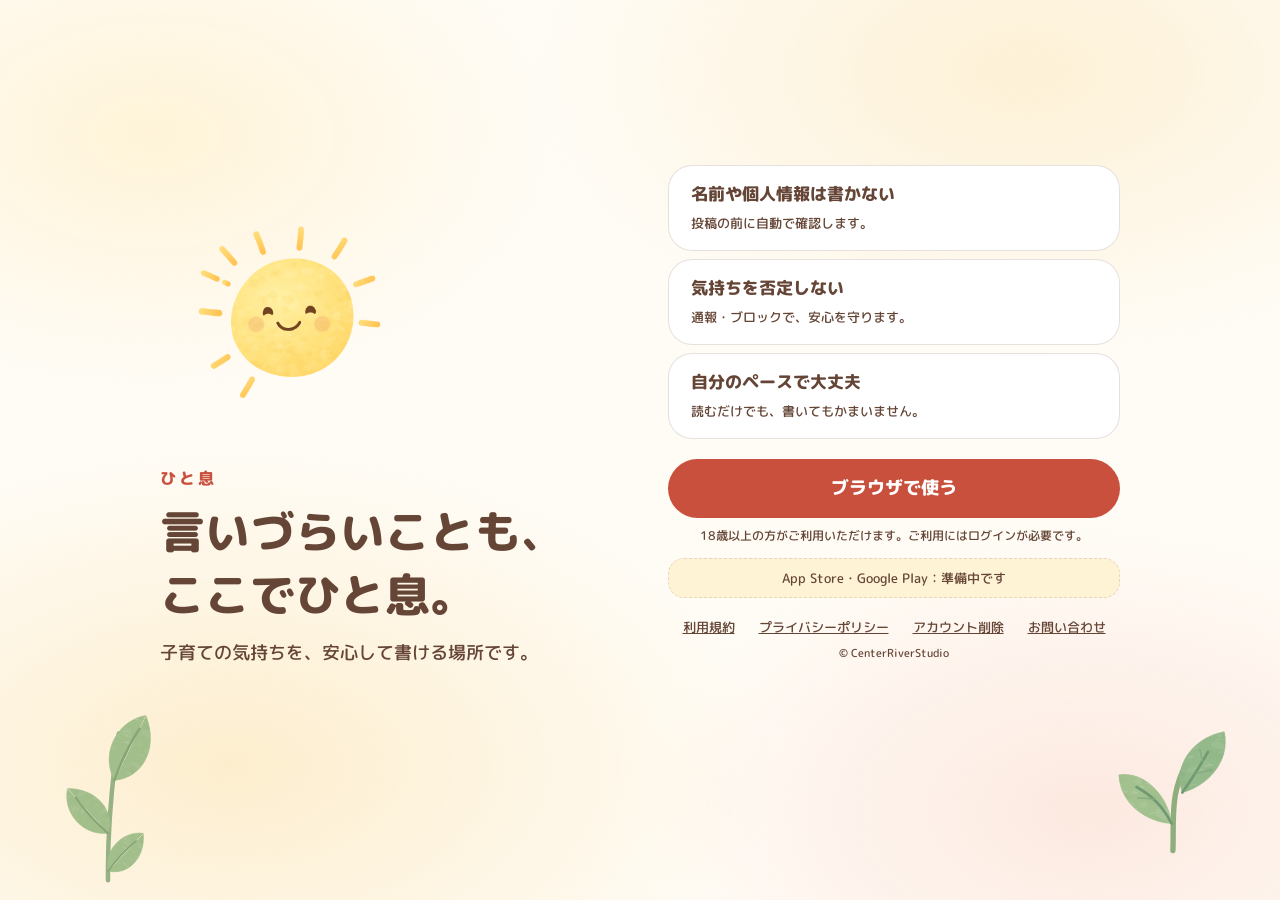
<file: index.html>
<!doctype html>
<html lang="ja">
  <head>
    <meta charset="utf-8" />
    <meta name="viewport" content="width=device-width, initial-scale=1" />
    <meta http-equiv="Content-Security-Policy" content="default-src 'none'; img-src 'self'; style-src 'self'; font-src 'self'; base-uri 'none'; form-action 'none'" />
    <meta name="referrer" content="no-referrer" />
    <meta name="description" content="子育ての気持ちを、安心して書ける場所。ひと息は、18歳以上の方向けの、子育てのSNSです。" />
    <title>ひと息｜子育ての気持ちを、安心して書ける場所</title>
    <link rel="icon" href="assets/img/decoration-sun-smiling.png" />
    <link rel="stylesheet" href="assets/landing.css" />
  </head>
  <body>
    <main class="wrap">
      <header class="hero">
        <img class="sun" src="assets/img/decoration-sun-smiling.png" alt=""  />
        <p class="brand">ひと息</p>
        <h1>言いづらいことも、<br />ここでひと息。</h1>
        <p class="lead">子育ての気持ちを、安心して書ける場所です。</p>
      </header>
      <div class="side">
      <ul class="cards">
        <li><b>名前や個人情報は書かない</b><span>投稿の前に自動で確認します。</span></li>
        <li><b>気持ちを否定しない</b><span>通報・ブロックで、安心を守ります。</span></li>
        <li><b>自分のペースで大丈夫</b><span>読むだけでも、書いてもかまいません。</span></li>
      </ul>
      <div>
        <a class="btn primary" href="https://app.kosodate-hitoiki.com/" rel="noopener">ブラウザで使う</a>
      </div>
      <p class="note">18歳以上の方がご利用いただけます。ご利用にはログインが必要です。</p>
      <div class="stores">
        <span class="store">App Store・Google Play：準備中です</span>
      </div>
      <ul class="links">
        <li><a href="terms/">利用規約</a></li>
        <li><a href="privacy/">プライバシーポリシー</a></li>
        <li><a href="delete-account/">アカウント削除</a></li>
        <li><a href="mailto:contact@kosodate-hitoiki.com">お問い合わせ</a></li>
      </ul>
      <p class="copy">© CenterRiverStudio</p>
      </div>
      <div class="deco" aria-hidden="true">
        <img class="lf l" src="assets/img/decoration-leaves-tall.svg" alt="" />
        <img class="lf r" src="assets/img/decoration-leaves-sprout.svg" alt="" />
      </div>
    </main>
  </body>
</html>
</file>
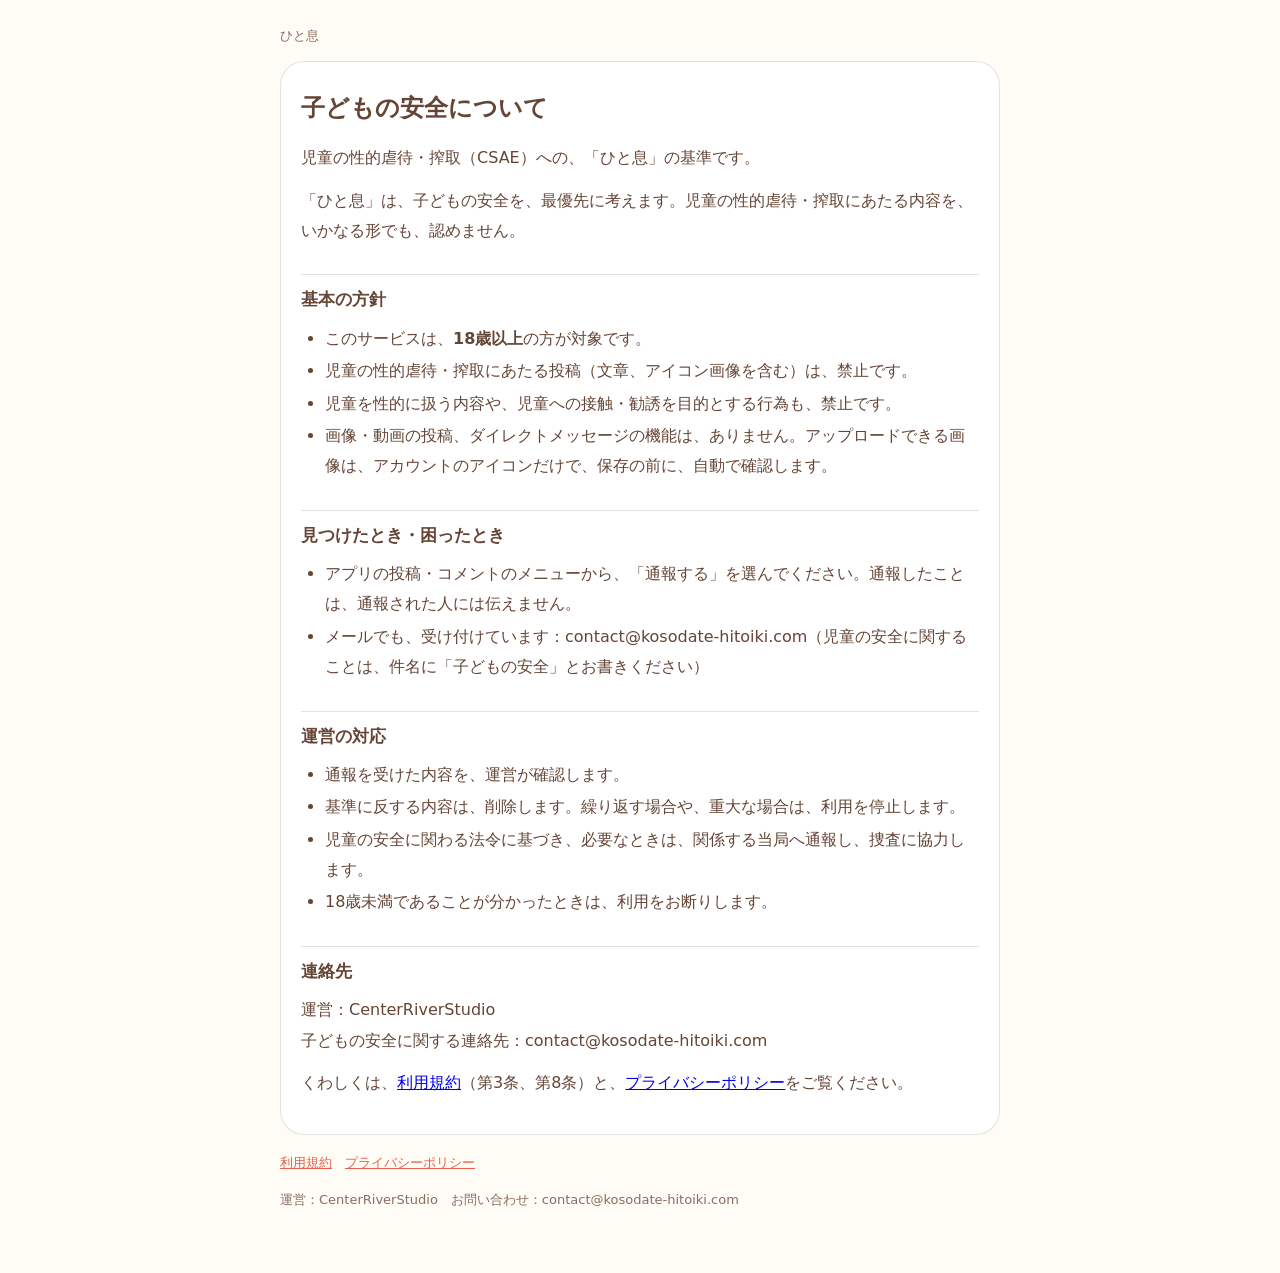
<file: child-safety/index.html>
<!doctype html>
<html lang="ja">
  <head>
    <meta charset="utf-8" />
    <meta name="viewport" content="width=device-width, initial-scale=1" />
    <title>子どもの安全について（児童の性的虐待・搾取への基準）｜ひと息</title>
    <meta name="description" content="子育てのぐち・相談・コツや体験談を共有するSNS「ひと息」の、児童の性的虐待・搾取（CSAE）への基準と、通報・運営の対応です。" />
    <style>
      :root { --bg: #fffcf6; --card: #ffffff; --text: #654536; --muted: #8a6d5e; --line: rgb(101 69 54 / 16%); --accent: #e8604c; --cream: #fff3d5; }
      * { box-sizing: border-box; }
      body { margin: 0; padding: 16px; background: var(--bg); color: var(--text); font-family: "M PLUS Rounded 1c", "Hiragino Maru Gothic ProN", "Yu Gothic UI", Meiryo, system-ui, sans-serif; line-height: 1.9; }
      header, main, footer { max-width: 720px; margin: 0 auto; }
      .brand { margin: 8px 0 0; font-size: 13px; color: var(--muted); }
      main { margin-top: 12px; padding: 24px 20px; background: var(--card); border: 1px solid var(--line); border-radius: 24px; }
      h1 { margin: 0 0 12px; font-size: 24px; }
      h2 { margin: 28px 0 8px; padding-top: 8px; font-size: 17px; border-top: 1px solid var(--line); }
      p { margin: 0 0 12px; overflow-wrap: anywhere; }
      ol, ul { margin: 0 0 12px; padding-left: 1.5em; }
      li { margin: 2px 0; overflow-wrap: anywhere; }
      .note { padding: 12px 14px; background: var(--cream); border-radius: 16px; }
      table { border-collapse: collapse; width: 100%; font-size: 14px; line-height: 1.7; margin: 0 0 12px; }
      th, td { padding: 8px 10px; border: 1px solid var(--line); vertical-align: top; text-align: left; overflow-wrap: anywhere; }
      th { background: var(--cream); }
      footer { padding: 16px 0 32px; font-size: 13px; color: var(--muted); }
      footer a { color: var(--accent); }
      @media (max-width: 600px) { body { padding: 12px; } main { padding: 20px 14px; border-radius: 20px; } table { font-size: 13px; } th, td { padding: 6px 7px; } }
    </style>
  </head>
  <body>
    <header><p class="brand">ひと息</p></header>
    <main>
      <h1>子どもの安全について</h1>
      <p>児童の性的虐待・搾取（CSAE）への、「ひと息」の基準です。</p>
      <p>「ひと息」は、子どもの安全を、最優先に考えます。児童の性的虐待・搾取にあたる内容を、いかなる形でも、認めません。</p>

      <h2>基本の方針</h2>
      <ul>
        <li>このサービスは、<strong>18歳以上</strong>の方が対象です。</li>
        <li>児童の性的虐待・搾取にあたる投稿（文章、アイコン画像を含む）は、禁止です。</li>
        <li>児童を性的に扱う内容や、児童への接触・勧誘を目的とする行為も、禁止です。</li>
        <li>画像・動画の投稿、ダイレクトメッセージの機能は、ありません。アップロードできる画像は、アカウントのアイコンだけで、保存の前に、自動で確認します。</li>
      </ul>

      <h2>見つけたとき・困ったとき</h2>
      <ul>
        <li>アプリの投稿・コメントのメニューから、「通報する」を選んでください。通報したことは、通報された人には伝えません。</li>
        <li>メールでも、受け付けています：contact@kosodate-hitoiki.com（児童の安全に関することは、件名に「子どもの安全」とお書きください）</li>
      </ul>

      <h2>運営の対応</h2>
      <ul>
        <li>通報を受けた内容を、運営が確認します。</li>
        <li>基準に反する内容は、削除します。繰り返す場合や、重大な場合は、利用を停止します。</li>
        <li>児童の安全に関わる法令に基づき、必要なときは、関係する当局へ通報し、捜査に協力します。</li>
        <li>18歳未満であることが分かったときは、利用をお断りします。</li>
      </ul>

      <h2>連絡先</h2>
      <p>運営：CenterRiverStudio<br />子どもの安全に関する連絡先：contact@kosodate-hitoiki.com</p>
      <p>くわしくは、<a href="../terms/">利用規約</a>（第3条、第8条）と、<a href="../privacy/">プライバシーポリシー</a>をご覧ください。</p>
    </main>
    <footer>
      <p><a href="../terms/">利用規約</a>　<a href="../privacy/">プライバシーポリシー</a></p>
      <p>運営：CenterRiverStudio　お問い合わせ：contact@kosodate-hitoiki.com</p>
    </footer>
  </body>
</html>
</file>
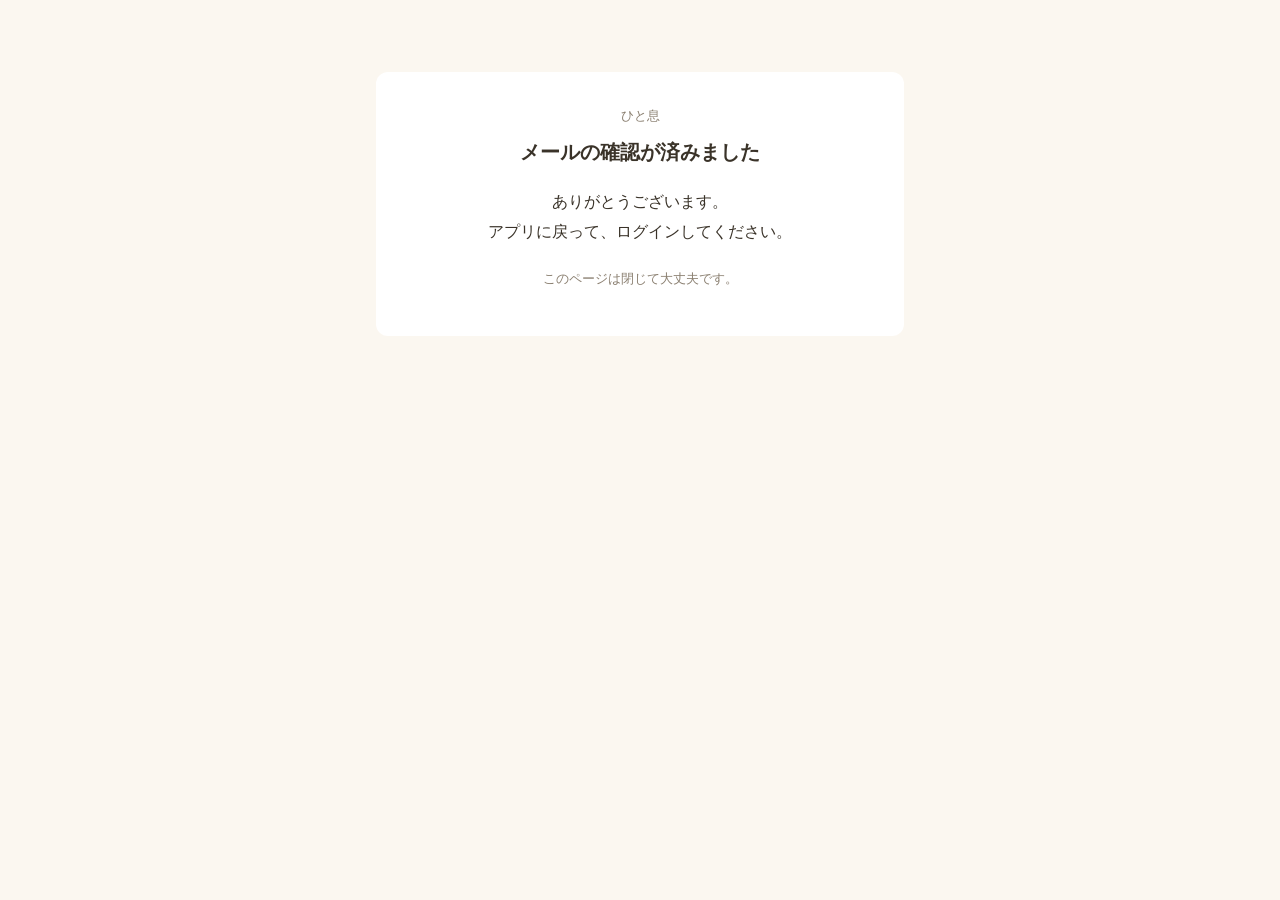
<file: confirmed/index.html>
<!doctype html>
<html lang="ja">
  <head>
    <meta charset="utf-8" />
    <meta name="viewport" content="width=device-width, initial-scale=1" />
    <meta name="robots" content="noindex" />
    <meta http-equiv="Content-Security-Policy" content="default-src 'none'; style-src 'unsafe-inline'; base-uri 'none'; form-action 'none'" />
    <meta name="referrer" content="no-referrer" />
    <title>メールの確認が済みました｜ひと息</title>
    <style>
      body {
        margin: 0;
        padding: 24px 16px;
        background: #fbf7f0;
        color: #3a3329;
        font-family: -apple-system, BlinkMacSystemFont, "Hiragino Sans", "Yu Gothic", Meiryo, sans-serif;
        line-height: 1.9;
      }
      main {
        max-width: 480px;
        margin: 48px auto 0;
        padding: 32px 24px;
        background: #ffffff;
        border-radius: 12px;
        text-align: center;
      }
      .brand { margin: 0 0 4px; font-size: 13px; color: #8a7f70; }
      h1 { margin: 0 0 16px; font-size: 20px; }
      p { margin: 0 0 12px; }
      .note { margin-top: 20px; font-size: 13px; color: #8a7f70; }
    </style>
  </head>
  <body>
    <main>
      <p class="brand">ひと息</p>
      <h1>メールの確認が済みました</h1>
      <p>ありがとうございます。<br />アプリに戻って、ログインしてください。</p>
      <p class="note">このページは閉じて大丈夫です。</p>
    </main>
  </body>
</html>
</file>
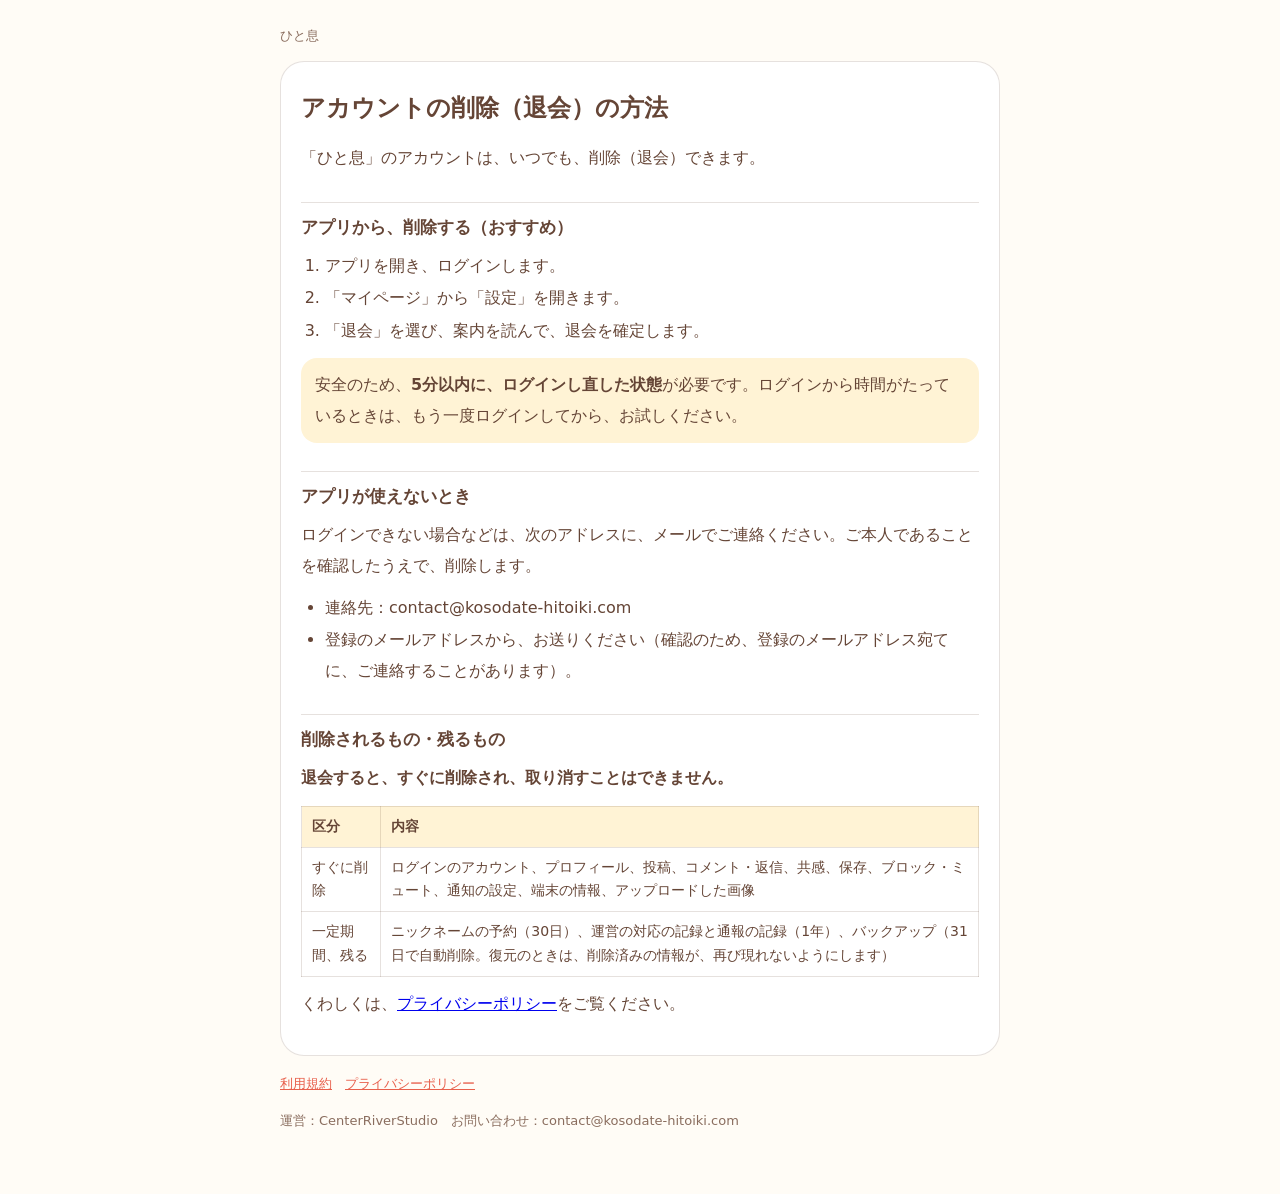
<file: delete-account/index.html>
<!doctype html>
<html lang="ja">
  <head>
    <meta charset="utf-8" />
    <meta name="viewport" content="width=device-width, initial-scale=1" />
    <title>アカウントの削除（退会）の方法｜ひと息</title>
    <meta name="description" content="子育てのぐち・相談・コツや体験談を共有するSNS「ひと息」の、アカウントの削除（退会）の方法です。" />
    <style>
      :root { --bg: #fffcf6; --card: #ffffff; --text: #654536; --muted: #8a6d5e; --line: rgb(101 69 54 / 16%); --accent: #e8604c; --cream: #fff3d5; }
      * { box-sizing: border-box; }
      body { margin: 0; padding: 16px; background: var(--bg); color: var(--text); font-family: "M PLUS Rounded 1c", "Hiragino Maru Gothic ProN", "Yu Gothic UI", Meiryo, system-ui, sans-serif; line-height: 1.9; }
      header, main, footer { max-width: 720px; margin: 0 auto; }
      .brand { margin: 8px 0 0; font-size: 13px; color: var(--muted); }
      main { margin-top: 12px; padding: 24px 20px; background: var(--card); border: 1px solid var(--line); border-radius: 24px; }
      h1 { margin: 0 0 12px; font-size: 24px; }
      h2 { margin: 28px 0 8px; padding-top: 8px; font-size: 17px; border-top: 1px solid var(--line); }
      p { margin: 0 0 12px; overflow-wrap: anywhere; }
      ol, ul { margin: 0 0 12px; padding-left: 1.5em; }
      li { margin: 2px 0; overflow-wrap: anywhere; }
      .note { padding: 12px 14px; background: var(--cream); border-radius: 16px; }
      table { border-collapse: collapse; width: 100%; font-size: 14px; line-height: 1.7; margin: 0 0 12px; }
      th, td { padding: 8px 10px; border: 1px solid var(--line); vertical-align: top; text-align: left; overflow-wrap: anywhere; }
      th { background: var(--cream); }
      footer { padding: 16px 0 32px; font-size: 13px; color: var(--muted); }
      footer a { color: var(--accent); }
      @media (max-width: 600px) { body { padding: 12px; } main { padding: 20px 14px; border-radius: 20px; } table { font-size: 13px; } th, td { padding: 6px 7px; } }
    </style>
  </head>
  <body>
    <header><p class="brand">ひと息</p></header>
    <main>
      <h1>アカウントの削除（退会）の方法</h1>
      <p>「ひと息」のアカウントは、いつでも、削除（退会）できます。</p>

      <h2>アプリから、削除する（おすすめ）</h2>
      <ol>
        <li>アプリを開き、ログインします。</li>
        <li>「マイページ」から「設定」を開きます。</li>
        <li>「退会」を選び、案内を読んで、退会を確定します。</li>
      </ol>
      <p class="note">安全のため、<strong>5分以内に、ログインし直した状態</strong>が必要です。ログインから時間がたっているときは、もう一度ログインしてから、お試しください。</p>

      <h2>アプリが使えないとき</h2>
      <p>ログインできない場合などは、次のアドレスに、メールでご連絡ください。ご本人であることを確認したうえで、削除します。</p>
      <ul>
        <li>連絡先：contact@kosodate-hitoiki.com</li>
        <li>登録のメールアドレスから、お送りください（確認のため、登録のメールアドレス宛てに、ご連絡することがあります）。</li>
      </ul>

      <h2>削除されるもの・残るもの</h2>
      <p><strong>退会すると、すぐに削除され、取り消すことはできません。</strong></p>
      <table>
        <tr><th>区分</th><th>内容</th></tr>
        <tr><td>すぐに削除</td><td>ログインのアカウント、プロフィール、投稿、コメント・返信、共感、保存、ブロック・ミュート、通知の設定、端末の情報、アップロードした画像</td></tr>
        <tr><td>一定期間、残る</td><td>ニックネームの予約（30日）、運営の対応の記録と通報の記録（1年）、バックアップ（31日で自動削除。復元のときは、削除済みの情報が、再び現れないようにします）</td></tr>
      </table>
      <p>くわしくは、<a href="../privacy/">プライバシーポリシー</a>をご覧ください。</p>
    </main>
    <footer>
      <p><a href="../terms/">利用規約</a>　<a href="../privacy/">プライバシーポリシー</a></p>
      <p>運営：CenterRiverStudio　お問い合わせ：contact@kosodate-hitoiki.com</p>
    </footer>
  </body>
</html>
</file>
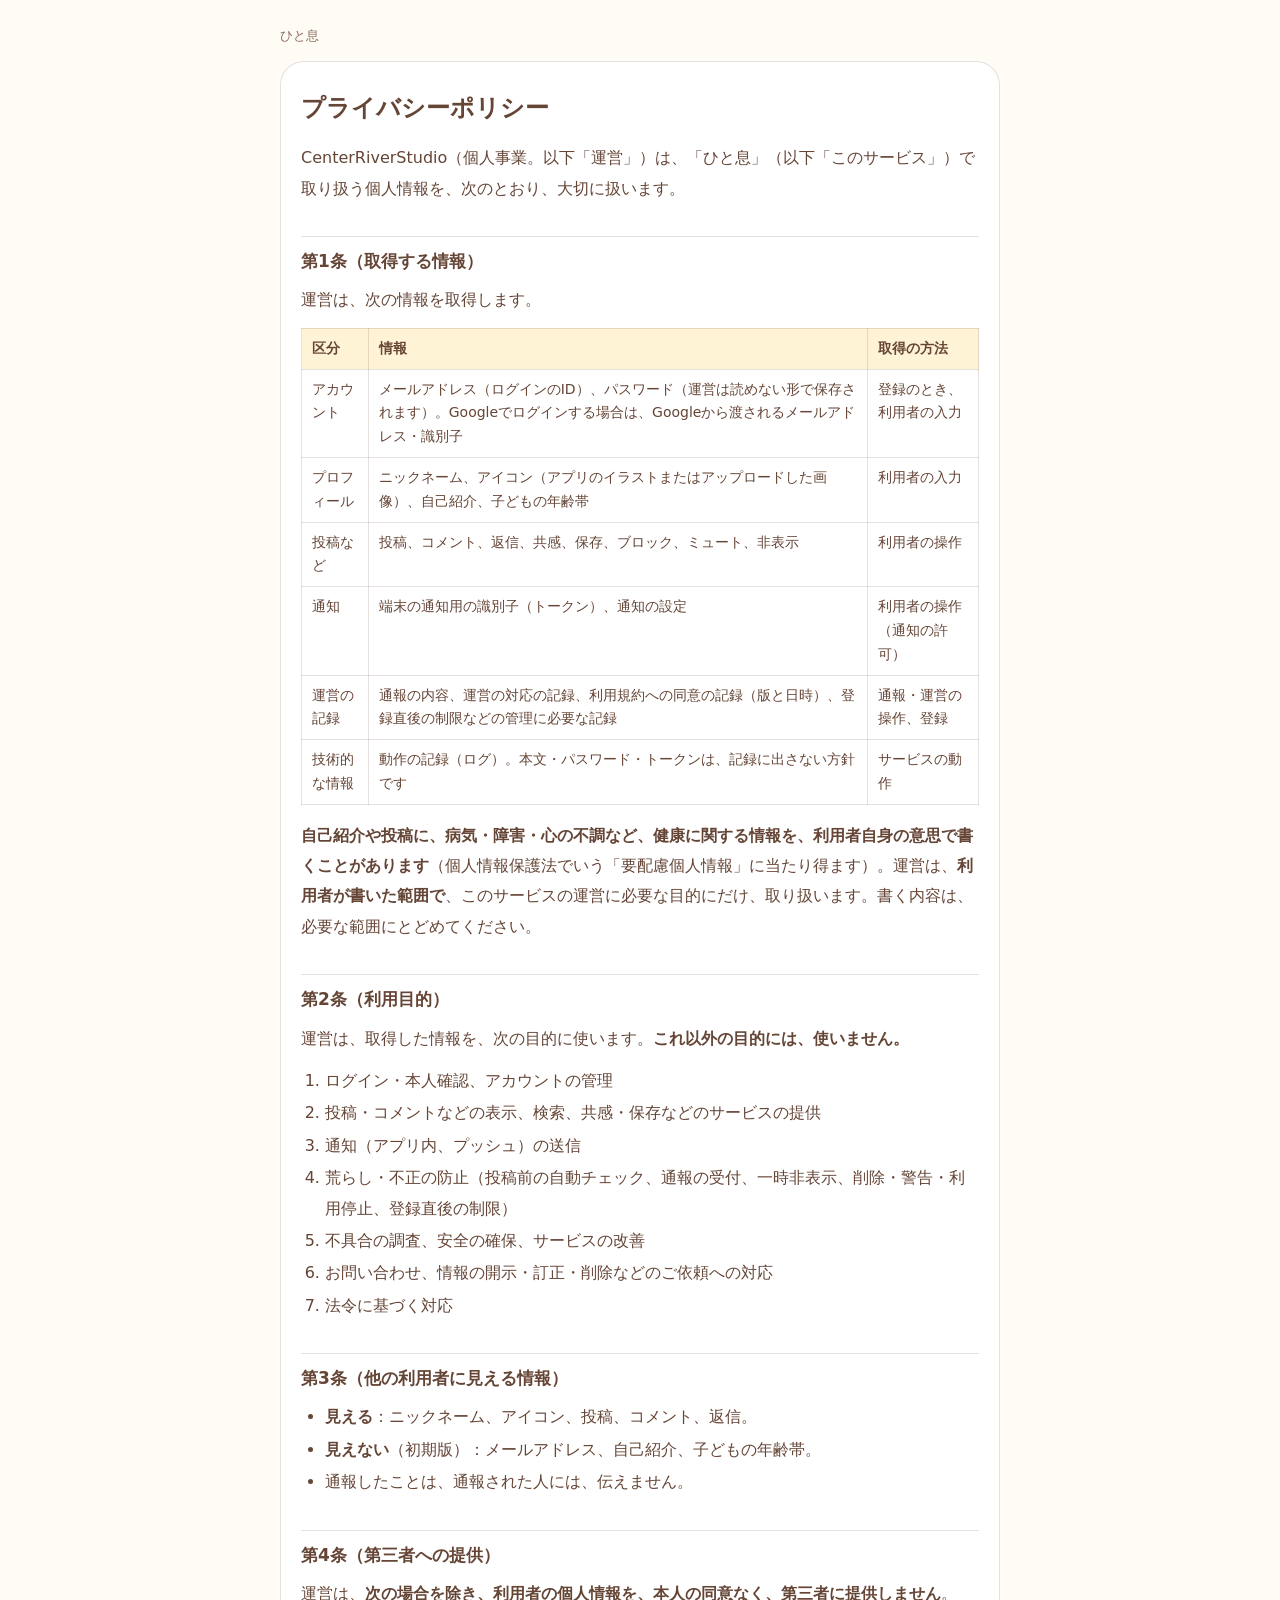
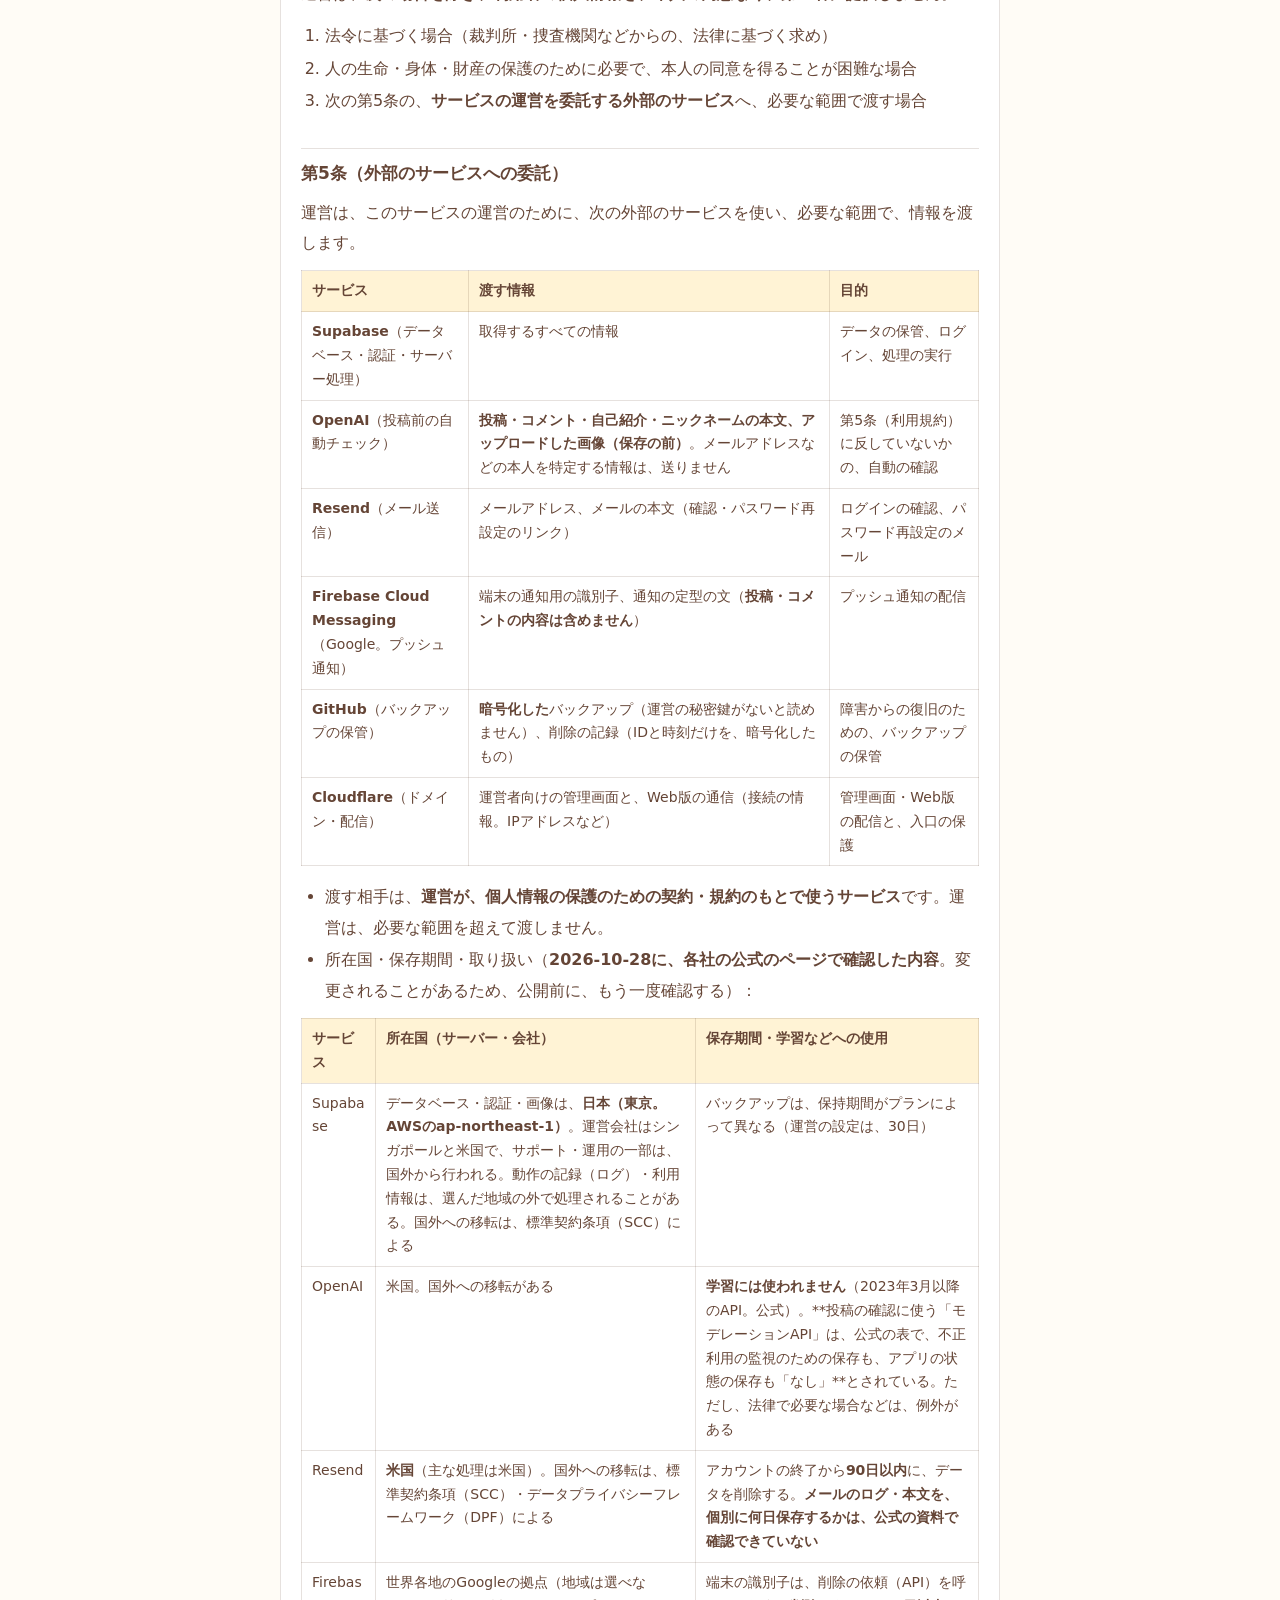
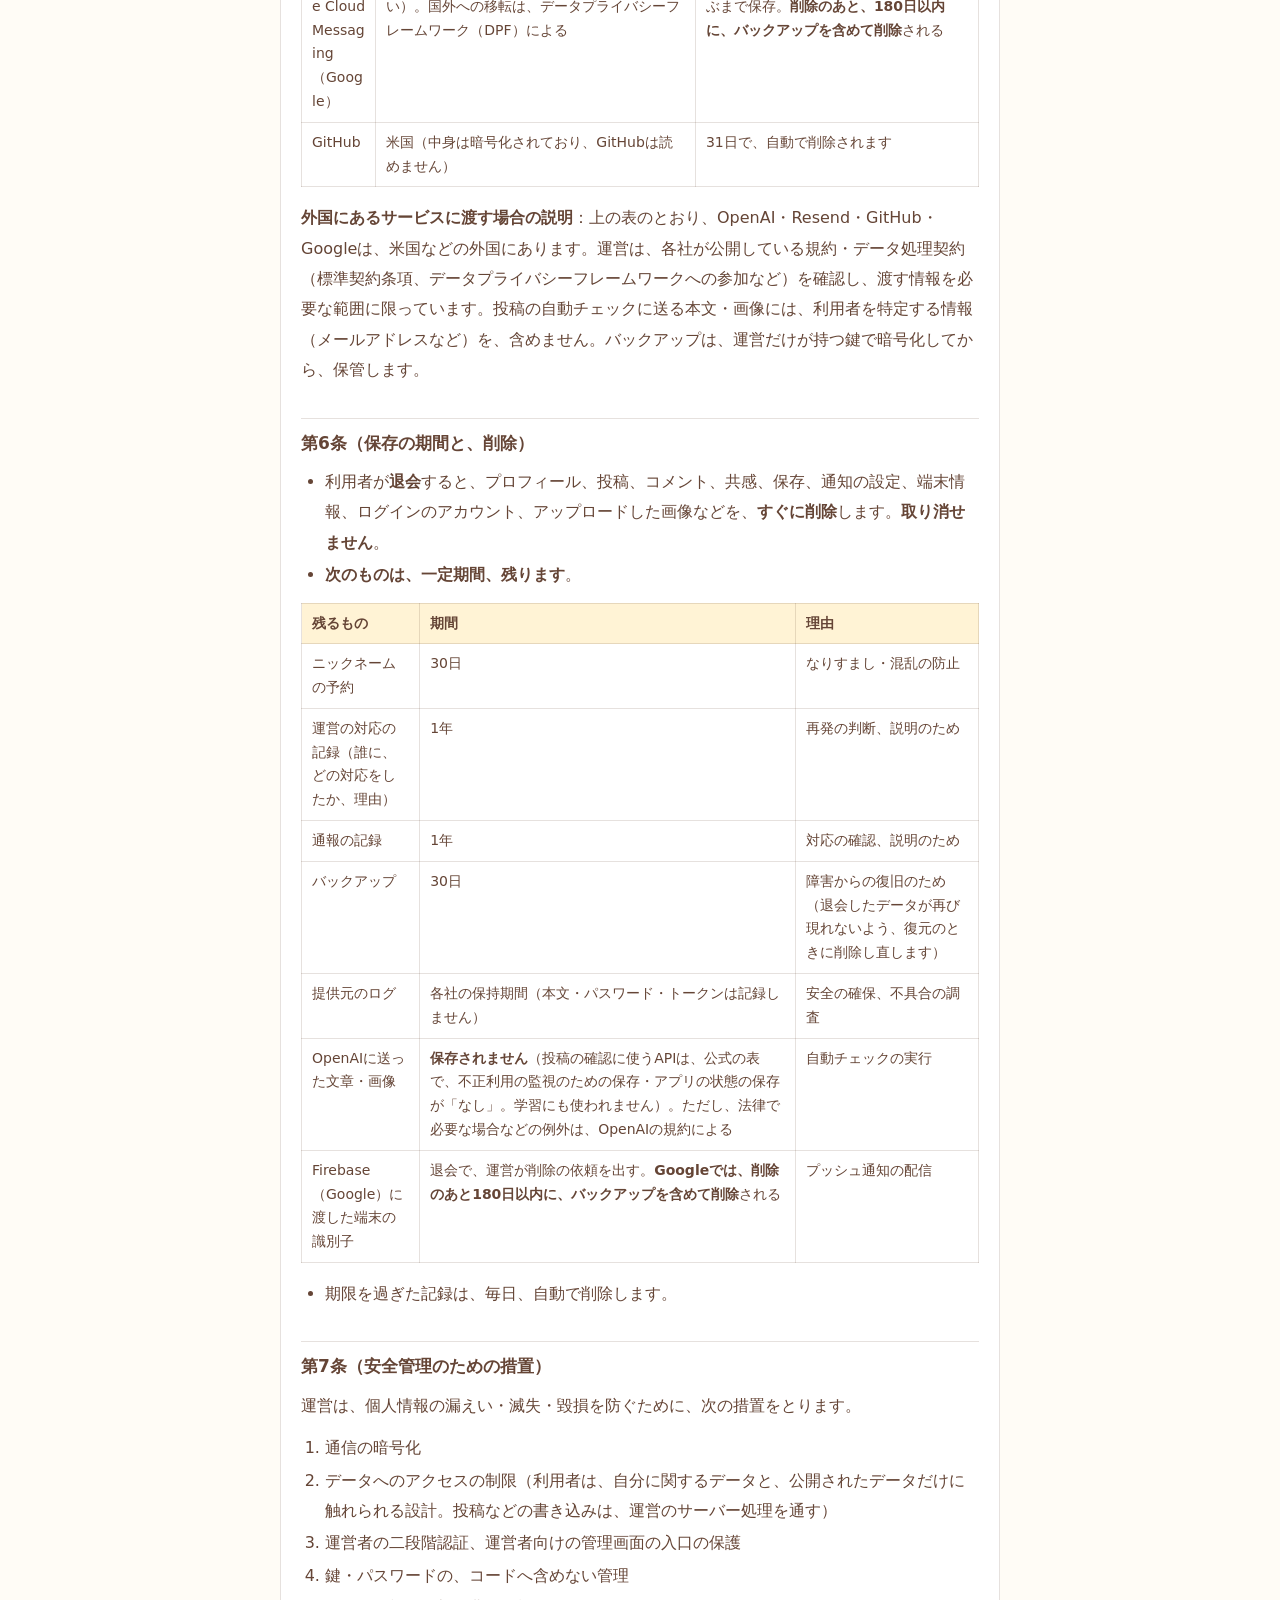
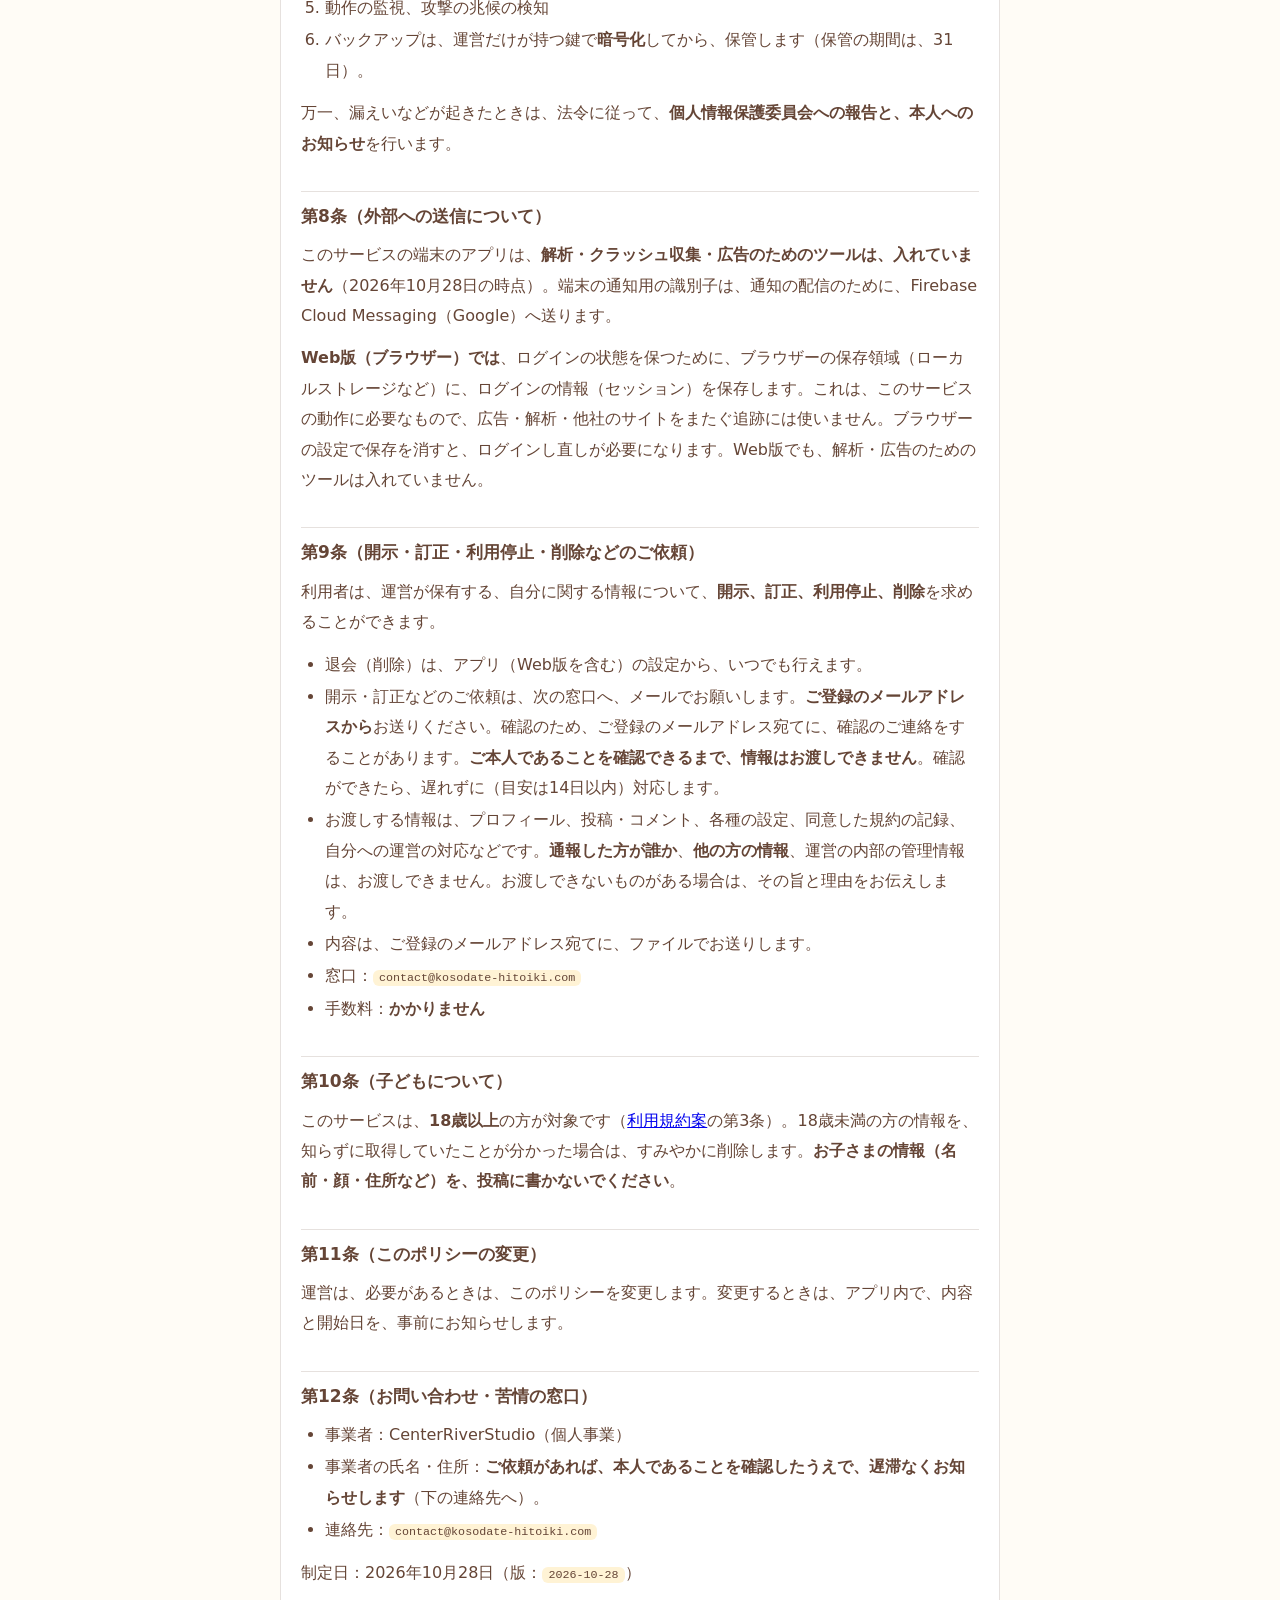
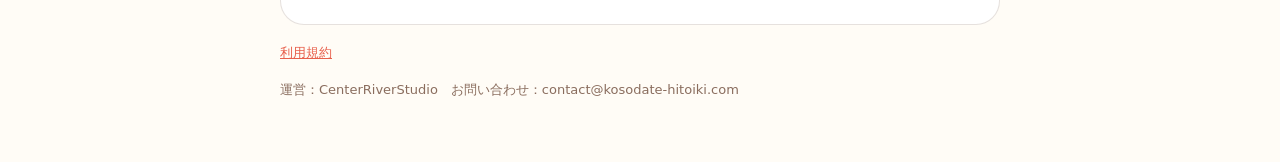
<file: privacy/index.html>
<!doctype html>
<html lang="ja">
  <head>
    <meta charset="utf-8" />
    <meta name="viewport" content="width=device-width, initial-scale=1" />
    <title>プライバシーポリシー｜ひと息</title>
    <meta name="description" content="子育てのぐち・相談・コツや体験談を共有するSNS「ひと息」のプライバシーポリシーです。" />
    <style>
      :root { --bg: #fffcf6; --card: #ffffff; --text: #654536; --muted: #8a6d5e; --line: rgb(101 69 54 / 16%); --accent: #e8604c; --cream: #fff3d5; }
      * { box-sizing: border-box; }
      body { margin: 0; padding: 16px; background: var(--bg); color: var(--text); font-family: "M PLUS Rounded 1c", "Hiragino Maru Gothic ProN", "Yu Gothic UI", Meiryo, system-ui, sans-serif; line-height: 1.9; }
      header, main, footer { max-width: 720px; margin: 0 auto; }
      header { padding: 8px 0 0; }
      .brand { margin: 0; font-size: 13px; color: var(--muted); }
      main { margin-top: 12px; padding: 24px 20px; background: var(--card); border: 1px solid var(--line); border-radius: 24px; }
      h1 { margin: 0 0 12px; font-size: 24px; }
      h2 { margin: 32px 0 8px; padding-top: 8px; font-size: 17px; border-top: 1px solid var(--line); }
      h3 { font-size: 15px; margin: 20px 0 4px; }
      p { margin: 0 0 12px; overflow-wrap: anywhere; }
      ul, ol { margin: 0 0 12px; padding-left: 1.5em; }
      li { margin: 2px 0; overflow-wrap: anywhere; }
      code { padding: 1px 6px; background: var(--cream); border-radius: 6px; font-size: 0.9em; }
      .table-wrap { margin: 0 0 16px; }
      table { border-collapse: collapse; width: 100%; table-layout: auto; font-size: 14px; line-height: 1.7; }
      th, td { padding: 8px 10px; border: 1px solid var(--line); vertical-align: top; text-align: left; overflow-wrap: anywhere; word-break: normal; }
      /* スマホ：表は横にはみ出さず、折り返して全部見せる */
      @media (max-width: 600px) {
        body { padding: 12px; }
        main { padding: 20px 14px; border-radius: 20px; }
        table { font-size: 13px; line-height: 1.6; }
        th, td { padding: 6px 7px; }
      }
      th { background: var(--cream); }
      footer { padding: 16px 0 32px; font-size: 13px; color: var(--muted); }
      footer a { color: var(--accent); }
    </style>
  </head>
  <body>
    <header><p class="brand">ひと息</p></header>
    <main>
<h1>プライバシーポリシー</h1>
<p>CenterRiverStudio（個人事業。以下「運営」）は、「ひと息」（以下「このサービス」）で取り扱う個人情報を、次のとおり、大切に扱います。</p>
<h2>第1条（取得する情報）</h2>
<p>運営は、次の情報を取得します。</p>
<div class="table-wrap"><table>
<thead>
<tr>
<th>区分</th>
<th>情報</th>
<th>取得の方法</th>
</tr>
</thead>
<tbody>
<tr>
<td>アカウント</td>
<td>メールアドレス（ログインのID）、パスワード（運営は読めない形で保存されます）。Googleでログインする場合は、Googleから渡されるメールアドレス・識別子</td>
<td>登録のとき、利用者の入力</td>
</tr>
<tr>
<td>プロフィール</td>
<td>ニックネーム、アイコン（アプリのイラストまたはアップロードした画像）、自己紹介、子どもの年齢帯</td>
<td>利用者の入力</td>
</tr>
<tr>
<td>投稿など</td>
<td>投稿、コメント、返信、共感、保存、ブロック、ミュート、非表示</td>
<td>利用者の操作</td>
</tr>
<tr>
<td>通知</td>
<td>端末の通知用の識別子（トークン）、通知の設定</td>
<td>利用者の操作（通知の許可）</td>
</tr>
<tr>
<td>運営の記録</td>
<td>通報の内容、運営の対応の記録、利用規約への同意の記録（版と日時）、登録直後の制限などの管理に必要な記録</td>
<td>通報・運営の操作、登録</td>
</tr>
<tr>
<td>技術的な情報</td>
<td>動作の記録（ログ）。本文・パスワード・トークンは、記録に出さない方針です</td>
<td>サービスの動作</td>
</tr>
</tbody>
</table></div>
<p><strong>自己紹介や投稿に、病気・障害・心の不調など、健康に関する情報を、利用者自身の意思で書くことがあります</strong>（個人情報保護法でいう「要配慮個人情報」に当たり得ます）。運営は、<strong>利用者が書いた範囲で</strong>、このサービスの運営に必要な目的にだけ、取り扱います。書く内容は、必要な範囲にとどめてください。</p>
<h2>第2条（利用目的）</h2>
<p>運営は、取得した情報を、次の目的に使います。<strong>これ以外の目的には、使いません。</strong></p>
<ol>
<li>ログイン・本人確認、アカウントの管理</li>
<li>投稿・コメントなどの表示、検索、共感・保存などのサービスの提供</li>
<li>通知（アプリ内、プッシュ）の送信</li>
<li>荒らし・不正の防止（投稿前の自動チェック、通報の受付、一時非表示、削除・警告・利用停止、登録直後の制限）</li>
<li>不具合の調査、安全の確保、サービスの改善</li>
<li>お問い合わせ、情報の開示・訂正・削除などのご依頼への対応</li>
<li>法令に基づく対応</li>
</ol>
<h2>第3条（他の利用者に見える情報）</h2>
<ul>
<li><strong>見える</strong>：ニックネーム、アイコン、投稿、コメント、返信。</li>
<li><strong>見えない</strong>（初期版）：メールアドレス、自己紹介、子どもの年齢帯。</li>
<li>通報したことは、通報された人には、伝えません。</li>
</ul>
<h2>第4条（第三者への提供）</h2>
<p>運営は、<strong>次の場合を除き、利用者の個人情報を、本人の同意なく、第三者に提供しません</strong>。</p>
<ol>
<li>法令に基づく場合（裁判所・捜査機関などからの、法律に基づく求め）</li>
<li>人の生命・身体・財産の保護のために必要で、本人の同意を得ることが困難な場合</li>
<li>次の第5条の、<strong>サービスの運営を委託する外部のサービス</strong>へ、必要な範囲で渡す場合</li>
</ol>
<h2>第5条（外部のサービスへの委託）</h2>
<p>運営は、このサービスの運営のために、次の外部のサービスを使い、必要な範囲で、情報を渡します。</p>
<div class="table-wrap"><table>
<thead>
<tr>
<th>サービス</th>
<th>渡す情報</th>
<th>目的</th>
</tr>
</thead>
<tbody>
<tr>
<td><strong>Supabase</strong>（データベース・認証・サーバー処理）</td>
<td>取得するすべての情報</td>
<td>データの保管、ログイン、処理の実行</td>
</tr>
<tr>
<td><strong>OpenAI</strong>（投稿前の自動チェック）</td>
<td><strong>投稿・コメント・自己紹介・ニックネームの本文、アップロードした画像（保存の前）</strong>。メールアドレスなどの本人を特定する情報は、送りません</td>
<td>第5条（利用規約）に反していないかの、自動の確認</td>
</tr>
<tr>
<td><strong>Resend</strong>（メール送信）</td>
<td>メールアドレス、メールの本文（確認・パスワード再設定のリンク）</td>
<td>ログインの確認、パスワード再設定のメール</td>
</tr>
<tr>
<td><strong>Firebase Cloud Messaging</strong>（Google。プッシュ通知）</td>
<td>端末の通知用の識別子、通知の定型の文（<strong>投稿・コメントの内容は含めません</strong>）</td>
<td>プッシュ通知の配信</td>
</tr>
<tr>
<td><strong>GitHub</strong>（バックアップの保管）</td>
<td><strong>暗号化した</strong>バックアップ（運営の秘密鍵がないと読めません）、削除の記録（IDと時刻だけを、暗号化したもの）</td>
<td>障害からの復旧のための、バックアップの保管</td>
</tr>
<tr>
<td><strong>Cloudflare</strong>（ドメイン・配信）</td>
<td>運営者向けの管理画面と、Web版の通信（接続の情報。IPアドレスなど）</td>
<td>管理画面・Web版の配信と、入口の保護</td>
</tr>
</tbody>
</table></div>
<ul>
<li>渡す相手は、<strong>運営が、個人情報の保護のための契約・規約のもとで使うサービス</strong>です。運営は、必要な範囲を超えて渡しません。</li>
<li>所在国・保存期間・取り扱い（<strong>2026-10-28に、各社の公式のページで確認した内容</strong>。変更されることがあるため、公開前に、もう一度確認する）：</li>
</ul>
<div class="table-wrap"><table>
<thead>
<tr>
<th>サービス</th>
<th>所在国（サーバー・会社）</th>
<th>保存期間・学習などへの使用</th>
</tr>
</thead>
<tbody>
<tr>
<td>Supabase</td>
<td>データベース・認証・画像は、<strong>日本（東京。AWSのap-northeast-1）</strong>。運営会社はシンガポールと米国で、サポート・運用の一部は、国外から行われる。動作の記録（ログ）・利用情報は、選んだ地域の外で処理されることがある。国外への移転は、標準契約条項（SCC）による</td>
<td>バックアップは、保持期間がプランによって異なる（運営の設定は、30日）</td>
</tr>
<tr>
<td>OpenAI</td>
<td>米国。国外への移転がある</td>
<td><strong>学習には使われません</strong>（2023年3月以降のAPI。公式）。**投稿の確認に使う「モデレーションAPI」は、公式の表で、不正利用の監視のための保存も、アプリの状態の保存も「なし」**とされている。ただし、法律で必要な場合などは、例外がある</td>
</tr>
<tr>
<td>Resend</td>
<td><strong>米国</strong>（主な処理は米国）。国外への移転は、標準契約条項（SCC）・データプライバシーフレームワーク（DPF）による</td>
<td>アカウントの終了から<strong>90日以内</strong>に、データを削除する。<strong>メールのログ・本文を、個別に何日保存するかは、公式の資料で確認できていない</strong></td>
</tr>
<tr>
<td>Firebase Cloud Messaging（Google）</td>
<td>世界各地のGoogleの拠点（地域は選べない）。国外への移転は、データプライバシーフレームワーク（DPF）による</td>
<td>端末の識別子は、削除の依頼（API）を呼ぶまで保存。<strong>削除のあと、180日以内に、バックアップを含めて削除</strong>される</td>
</tr>
<tr>
<td>GitHub</td>
<td>米国（中身は暗号化されており、GitHubは読めません）</td>
<td>31日で、自動で削除されます</td>
</tr>
</tbody>
</table></div>
<p><strong>外国にあるサービスに渡す場合の説明</strong>：上の表のとおり、OpenAI・Resend・GitHub・Googleは、米国などの外国にあります。運営は、各社が公開している規約・データ処理契約（標準契約条項、データプライバシーフレームワークへの参加など）を確認し、渡す情報を必要な範囲に限っています。投稿の自動チェックに送る本文・画像には、利用者を特定する情報（メールアドレスなど）を、含めません。バックアップは、運営だけが持つ鍵で暗号化してから、保管します。</p>
<h2>第6条（保存の期間と、削除）</h2>
<ul>
<li>利用者が<strong>退会</strong>すると、プロフィール、投稿、コメント、共感、保存、通知の設定、端末情報、ログインのアカウント、アップロードした画像などを、<strong>すぐに削除</strong>します。<strong>取り消せません</strong>。</li>
<li><strong>次のものは、一定期間、残ります</strong>。</li>
</ul>
<div class="table-wrap"><table>
<thead>
<tr>
<th>残るもの</th>
<th>期間</th>
<th>理由</th>
</tr>
</thead>
<tbody>
<tr>
<td>ニックネームの予約</td>
<td>30日</td>
<td>なりすまし・混乱の防止</td>
</tr>
<tr>
<td>運営の対応の記録（誰に、どの対応をしたか、理由）</td>
<td>1年</td>
<td>再発の判断、説明のため</td>
</tr>
<tr>
<td>通報の記録</td>
<td>1年</td>
<td>対応の確認、説明のため</td>
</tr>
<tr>
<td>バックアップ</td>
<td>30日</td>
<td>障害からの復旧のため（退会したデータが再び現れないよう、復元のときに削除し直します）</td>
</tr>
<tr>
<td>提供元のログ</td>
<td>各社の保持期間（本文・パスワード・トークンは記録しません）</td>
<td>安全の確保、不具合の調査</td>
</tr>
<tr>
<td>OpenAIに送った文章・画像</td>
<td><strong>保存されません</strong>（投稿の確認に使うAPIは、公式の表で、不正利用の監視のための保存・アプリの状態の保存が「なし」。学習にも使われません）。ただし、法律で必要な場合などの例外は、OpenAIの規約による</td>
<td>自動チェックの実行</td>
</tr>
<tr>
<td>Firebase（Google）に渡した端末の識別子</td>
<td>退会で、運営が削除の依頼を出す。<strong>Googleでは、削除のあと180日以内に、バックアップを含めて削除</strong>される</td>
<td>プッシュ通知の配信</td>
</tr>
</tbody>
</table></div>
<ul>
<li>期限を過ぎた記録は、毎日、自動で削除します。</li>
</ul>
<h2>第7条（安全管理のための措置）</h2>
<p>運営は、個人情報の漏えい・滅失・毀損を防ぐために、次の措置をとります。</p>
<ol>
<li>通信の暗号化</li>
<li>データへのアクセスの制限（利用者は、自分に関するデータと、公開されたデータだけに触れられる設計。投稿などの書き込みは、運営のサーバー処理を通す）</li>
<li>運営者の二段階認証、運営者向けの管理画面の入口の保護</li>
<li>鍵・パスワードの、コードへ含めない管理</li>
<li>動作の監視、攻撃の兆候の検知</li>
<li>バックアップは、運営だけが持つ鍵で<strong>暗号化</strong>してから、保管します（保管の期間は、31日）。</li>
</ol>
<p>万一、漏えいなどが起きたときは、法令に従って、<strong>個人情報保護委員会への報告と、本人へのお知らせ</strong>を行います。</p>
<h2>第8条（外部への送信について）</h2>
<p>このサービスの端末のアプリは、<strong>解析・クラッシュ収集・広告のためのツールは、入れていません</strong>（2026年10月28日の時点）。端末の通知用の識別子は、通知の配信のために、Firebase Cloud Messaging（Google）へ送ります。</p>
<p><strong>Web版（ブラウザー）では</strong>、ログインの状態を保つために、ブラウザーの保存領域（ローカルストレージなど）に、ログインの情報（セッション）を保存します。これは、このサービスの動作に必要なもので、広告・解析・他社のサイトをまたぐ追跡には使いません。ブラウザーの設定で保存を消すと、ログインし直しが必要になります。Web版でも、解析・広告のためのツールは入れていません。</p>
<h2>第9条（開示・訂正・利用停止・削除などのご依頼）</h2>
<p>利用者は、運営が保有する、自分に関する情報について、<strong>開示、訂正、利用停止、削除</strong>を求めることができます。</p>
<ul>
<li>退会（削除）は、アプリ（Web版を含む）の設定から、いつでも行えます。</li>
<li>開示・訂正などのご依頼は、次の窓口へ、メールでお願いします。<strong>ご登録のメールアドレスから</strong>お送りください。確認のため、ご登録のメールアドレス宛てに、確認のご連絡をすることがあります。<strong>ご本人であることを確認できるまで、情報はお渡しできません</strong>。確認ができたら、遅れずに（目安は14日以内）対応します。</li>
<li>お渡しする情報は、プロフィール、投稿・コメント、各種の設定、同意した規約の記録、自分への運営の対応などです。<strong>通報した方が誰か</strong>、<strong>他の方の情報</strong>、運営の内部の管理情報は、お渡しできません。お渡しできないものがある場合は、その旨と理由をお伝えします。</li>
<li>内容は、ご登録のメールアドレス宛てに、ファイルでお送りします。</li>
<li>窓口：<code>contact@kosodate-hitoiki.com</code></li>
<li>手数料：<strong>かかりません</strong></li>
</ul>
<h2>第10条（子どもについて）</h2>
<p>このサービスは、<strong>18歳以上</strong>の方が対象です（<a href="%E5%88%A9%E7%94%A8%E8%A6%8F%E7%B4%84%E6%A1%88.md">利用規約案</a>の第3条）。18歳未満の方の情報を、知らずに取得していたことが分かった場合は、すみやかに削除します。<strong>お子さまの情報（名前・顔・住所など）を、投稿に書かないでください</strong>。</p>
<h2>第11条（このポリシーの変更）</h2>
<p>運営は、必要があるときは、このポリシーを変更します。変更するときは、アプリ内で、内容と開始日を、事前にお知らせします。</p>
<h2>第12条（お問い合わせ・苦情の窓口）</h2>
<ul>
<li>事業者：CenterRiverStudio（個人事業）</li>
<li>事業者の氏名・住所：<strong>ご依頼があれば、本人であることを確認したうえで、遅滞なくお知らせします</strong>（下の連絡先へ）。</li>
<li>連絡先：<code>contact@kosodate-hitoiki.com</code></li>
</ul>
<p>制定日：2026年10月28日（版：<code>2026-10-28</code>）</p>
    </main>
    <footer>
      <p><a href="../terms/">利用規約</a></p>
      <p>運営：CenterRiverStudio　お問い合わせ：contact@kosodate-hitoiki.com</p>
    </footer>
  </body>
</html>
</file>
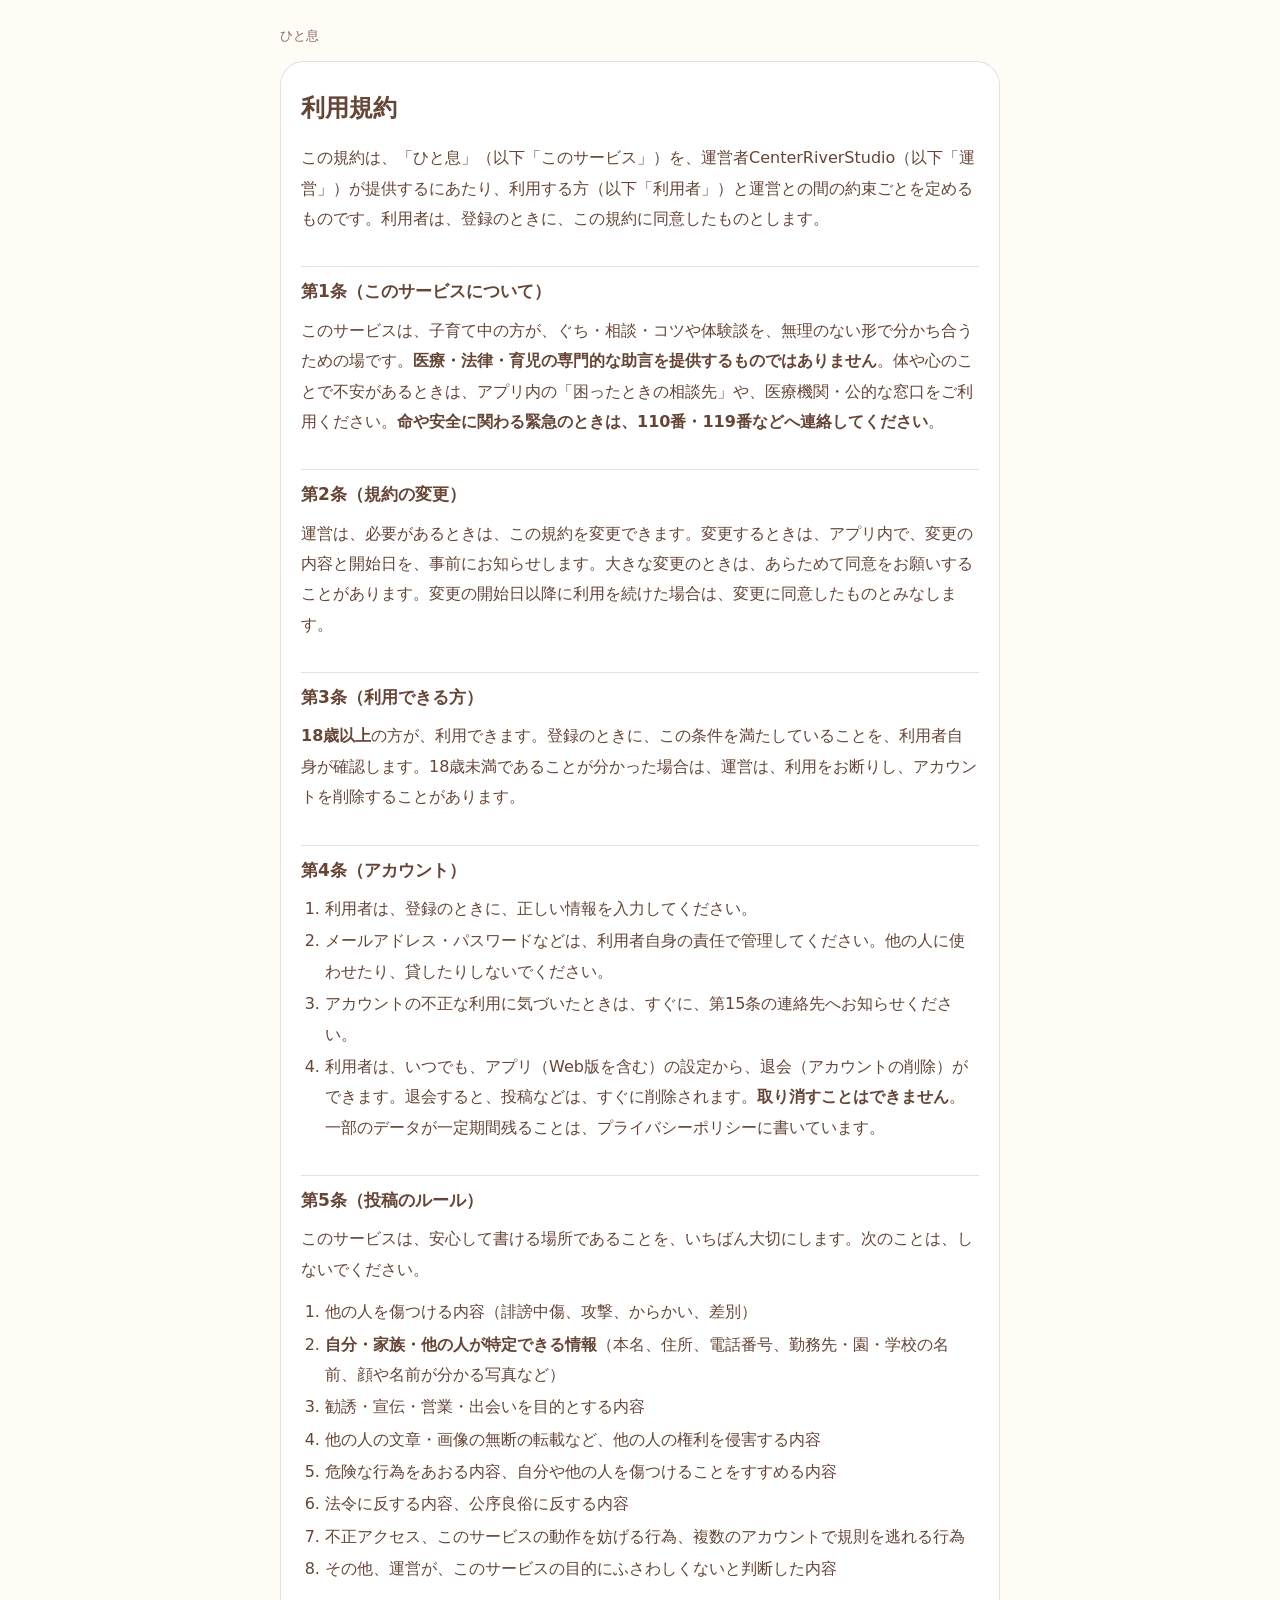
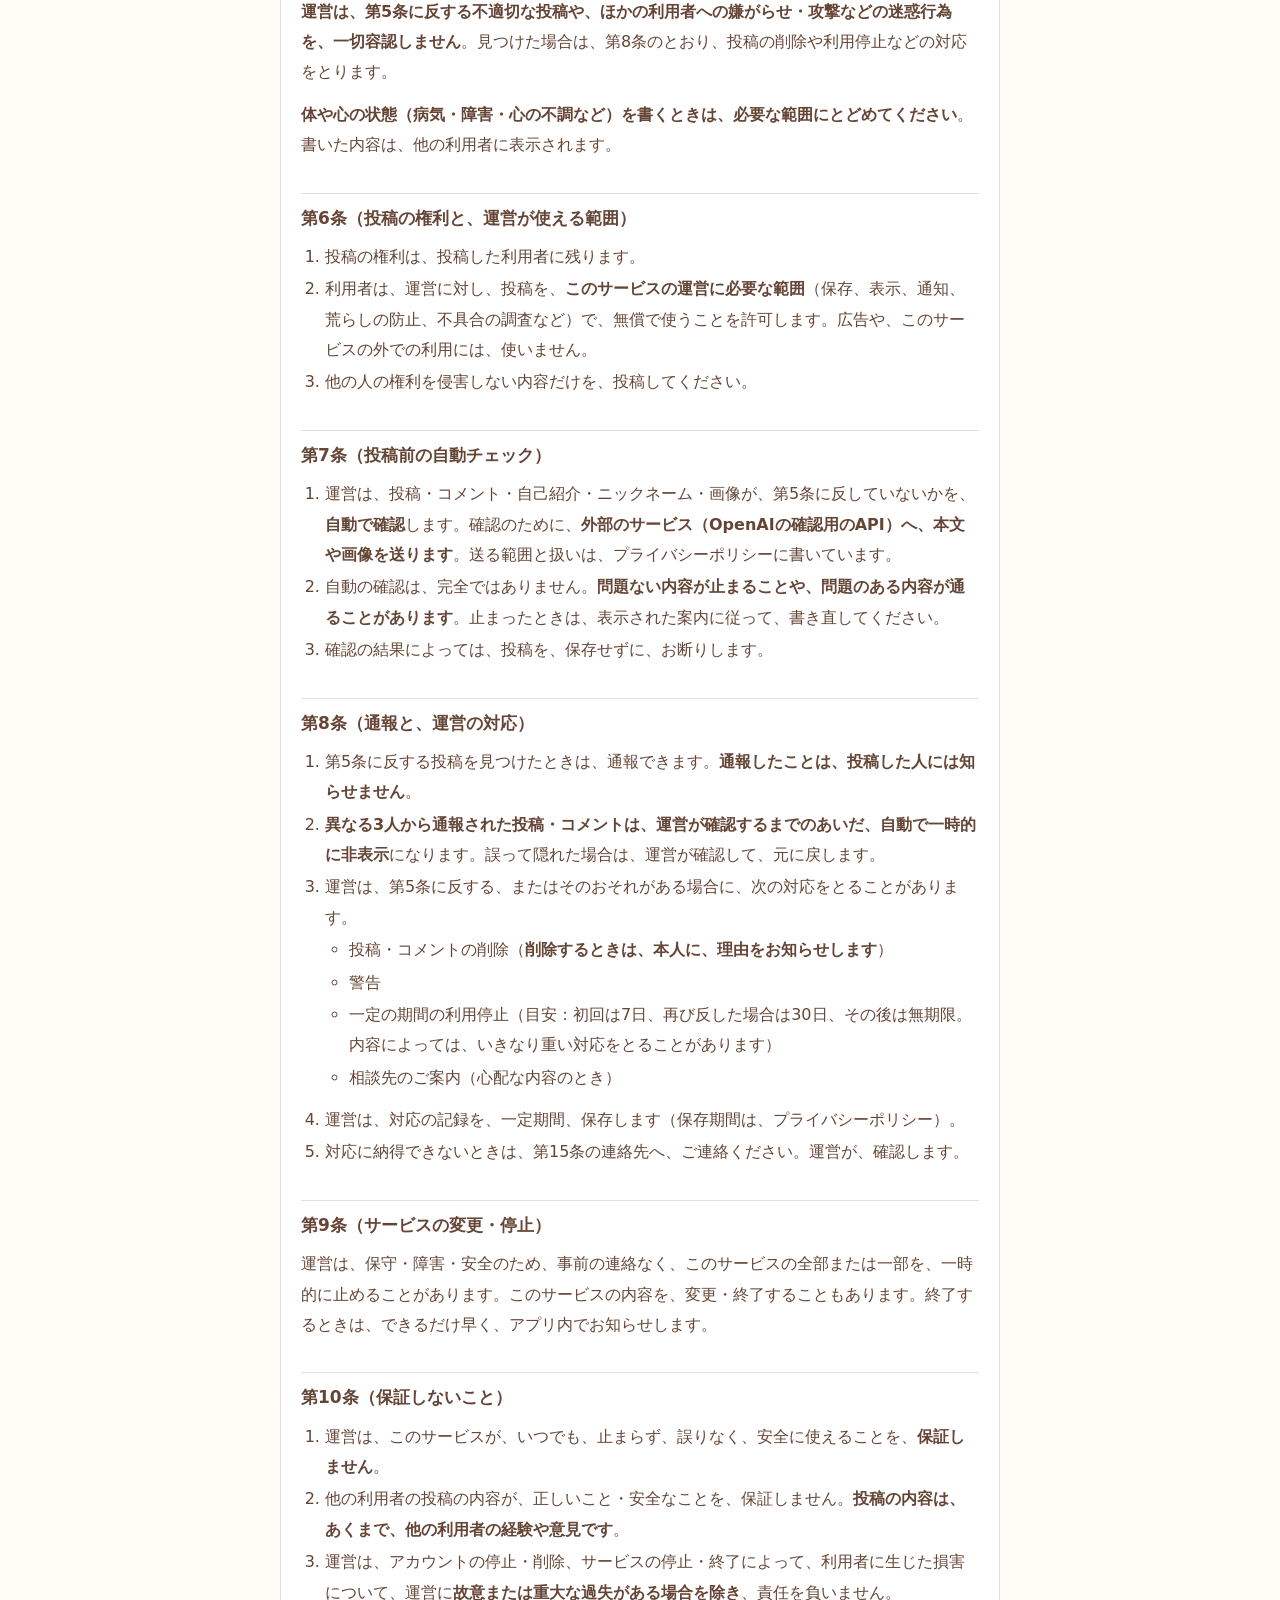
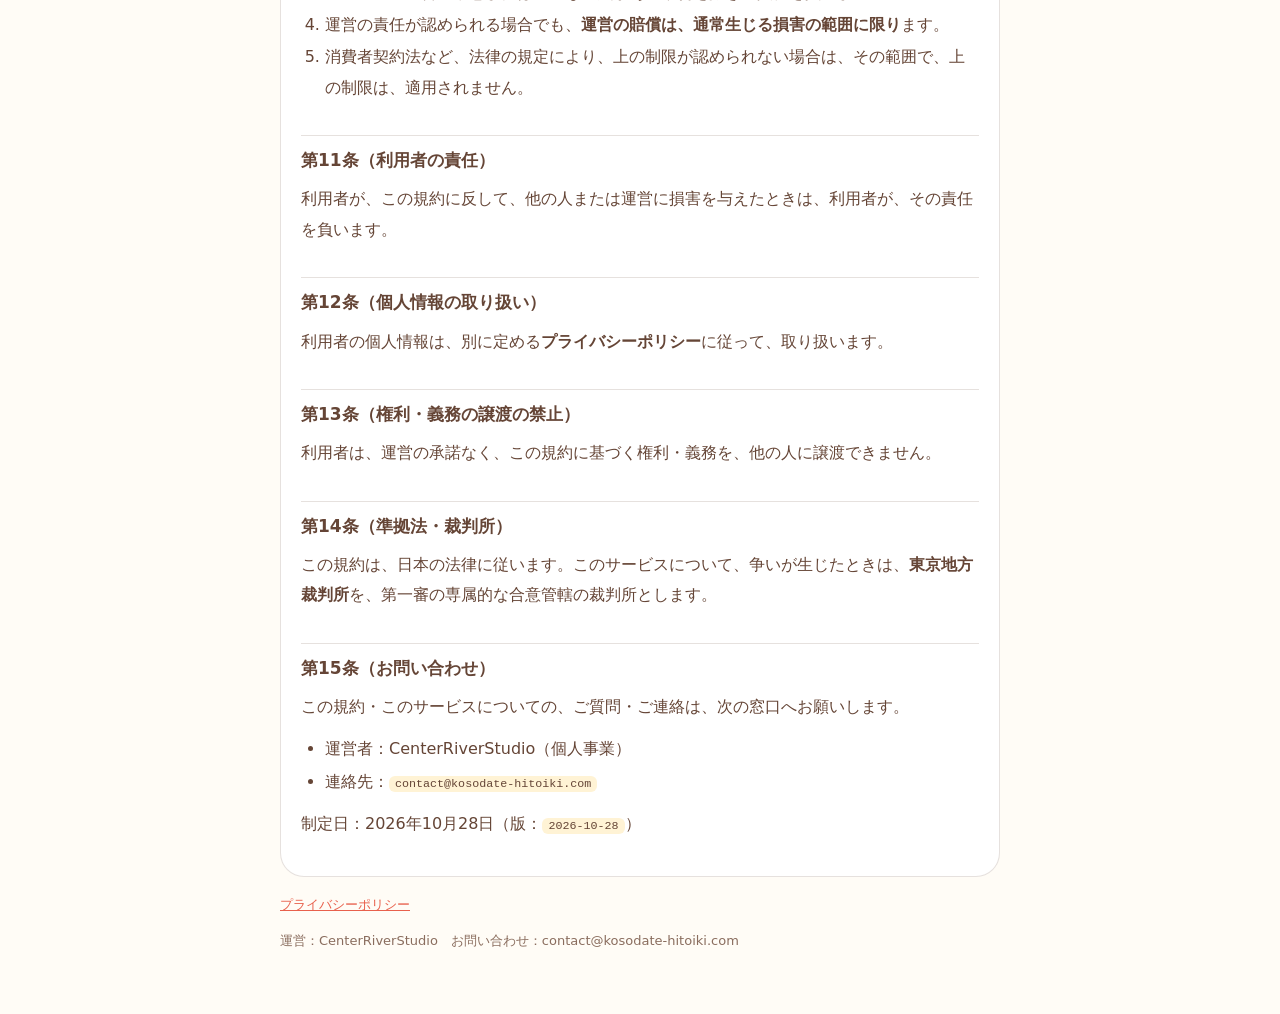
<file: terms/index.html>
<!doctype html>
<html lang="ja">
  <head>
    <meta charset="utf-8" />
    <meta name="viewport" content="width=device-width, initial-scale=1" />
    <title>利用規約｜ひと息</title>
    <meta name="description" content="子育てのぐち・相談・コツや体験談を共有するSNS「ひと息」の利用規約です。" />
    <style>
      :root { --bg: #fffcf6; --card: #ffffff; --text: #654536; --muted: #8a6d5e; --line: rgb(101 69 54 / 16%); --accent: #e8604c; --cream: #fff3d5; }
      * { box-sizing: border-box; }
      body { margin: 0; padding: 16px; background: var(--bg); color: var(--text); font-family: "M PLUS Rounded 1c", "Hiragino Maru Gothic ProN", "Yu Gothic UI", Meiryo, system-ui, sans-serif; line-height: 1.9; }
      header, main, footer { max-width: 720px; margin: 0 auto; }
      header { padding: 8px 0 0; }
      .brand { margin: 0; font-size: 13px; color: var(--muted); }
      main { margin-top: 12px; padding: 24px 20px; background: var(--card); border: 1px solid var(--line); border-radius: 24px; }
      h1 { margin: 0 0 12px; font-size: 24px; }
      h2 { margin: 32px 0 8px; padding-top: 8px; font-size: 17px; border-top: 1px solid var(--line); }
      h3 { font-size: 15px; margin: 20px 0 4px; }
      p { margin: 0 0 12px; overflow-wrap: anywhere; }
      ul, ol { margin: 0 0 12px; padding-left: 1.5em; }
      li { margin: 2px 0; overflow-wrap: anywhere; }
      code { padding: 1px 6px; background: var(--cream); border-radius: 6px; font-size: 0.9em; }
      .table-wrap { margin: 0 0 16px; }
      table { border-collapse: collapse; width: 100%; table-layout: auto; font-size: 14px; line-height: 1.7; }
      th, td { padding: 8px 10px; border: 1px solid var(--line); vertical-align: top; text-align: left; overflow-wrap: anywhere; word-break: normal; }
      /* スマホ：表は横にはみ出さず、折り返して全部見せる */
      @media (max-width: 600px) {
        body { padding: 12px; }
        main { padding: 20px 14px; border-radius: 20px; }
        table { font-size: 13px; line-height: 1.6; }
        th, td { padding: 6px 7px; }
      }
      th { background: var(--cream); }
      footer { padding: 16px 0 32px; font-size: 13px; color: var(--muted); }
      footer a { color: var(--accent); }
    </style>
  </head>
  <body>
    <header><p class="brand">ひと息</p></header>
    <main>
<h1>利用規約</h1>
<p>この規約は、「ひと息」（以下「このサービス」）を、運営者CenterRiverStudio（以下「運営」）が提供するにあたり、利用する方（以下「利用者」）と運営との間の約束ごとを定めるものです。利用者は、登録のときに、この規約に同意したものとします。</p>
<h2>第1条（このサービスについて）</h2>
<p>このサービスは、子育て中の方が、ぐち・相談・コツや体験談を、無理のない形で分かち合うための場です。<strong>医療・法律・育児の専門的な助言を提供するものではありません</strong>。体や心のことで不安があるときは、アプリ内の「困ったときの相談先」や、医療機関・公的な窓口をご利用ください。<strong>命や安全に関わる緊急のときは、110番・119番などへ連絡してください</strong>。</p>
<h2>第2条（規約の変更）</h2>
<p>運営は、必要があるときは、この規約を変更できます。変更するときは、アプリ内で、変更の内容と開始日を、事前にお知らせします。大きな変更のときは、あらためて同意をお願いすることがあります。変更の開始日以降に利用を続けた場合は、変更に同意したものとみなします。</p>
<h2>第3条（利用できる方）</h2>
<p><strong>18歳以上</strong>の方が、利用できます。登録のときに、この条件を満たしていることを、利用者自身が確認します。18歳未満であることが分かった場合は、運営は、利用をお断りし、アカウントを削除することがあります。</p>
<h2>第4条（アカウント）</h2>
<ol>
<li>利用者は、登録のときに、正しい情報を入力してください。</li>
<li>メールアドレス・パスワードなどは、利用者自身の責任で管理してください。他の人に使わせたり、貸したりしないでください。</li>
<li>アカウントの不正な利用に気づいたときは、すぐに、第15条の連絡先へお知らせください。</li>
<li>利用者は、いつでも、アプリ（Web版を含む）の設定から、退会（アカウントの削除）ができます。退会すると、投稿などは、すぐに削除されます。<strong>取り消すことはできません</strong>。一部のデータが一定期間残ることは、プライバシーポリシーに書いています。</li>
</ol>
<h2>第5条（投稿のルール）</h2>
<p>このサービスは、安心して書ける場所であることを、いちばん大切にします。次のことは、しないでください。</p>
<ol>
<li>他の人を傷つける内容（誹謗中傷、攻撃、からかい、差別）</li>
<li><strong>自分・家族・他の人が特定できる情報</strong>（本名、住所、電話番号、勤務先・園・学校の名前、顔や名前が分かる写真など）</li>
<li>勧誘・宣伝・営業・出会いを目的とする内容</li>
<li>他の人の文章・画像の無断の転載など、他の人の権利を侵害する内容</li>
<li>危険な行為をあおる内容、自分や他の人を傷つけることをすすめる内容</li>
<li>法令に反する内容、公序良俗に反する内容</li>
<li>不正アクセス、このサービスの動作を妨げる行為、複数のアカウントで規則を逃れる行為</li>
<li>その他、運営が、このサービスの目的にふさわしくないと判断した内容</li>
</ol>
<p><strong>運営は、第5条に反する不適切な投稿や、ほかの利用者への嫌がらせ・攻撃などの迷惑行為を、一切容認しません</strong>。見つけた場合は、第8条のとおり、投稿の削除や利用停止などの対応をとります。</p>
<p><strong>体や心の状態（病気・障害・心の不調など）を書くときは、必要な範囲にとどめてください</strong>。書いた内容は、他の利用者に表示されます。</p>
<h2>第6条（投稿の権利と、運営が使える範囲）</h2>
<ol>
<li>投稿の権利は、投稿した利用者に残ります。</li>
<li>利用者は、運営に対し、投稿を、<strong>このサービスの運営に必要な範囲</strong>（保存、表示、通知、荒らしの防止、不具合の調査など）で、無償で使うことを許可します。広告や、このサービスの外での利用には、使いません。</li>
<li>他の人の権利を侵害しない内容だけを、投稿してください。</li>
</ol>
<h2>第7条（投稿前の自動チェック）</h2>
<ol>
<li>運営は、投稿・コメント・自己紹介・ニックネーム・画像が、第5条に反していないかを、<strong>自動で確認</strong>します。確認のために、<strong>外部のサービス（OpenAIの確認用のAPI）へ、本文や画像を送ります</strong>。送る範囲と扱いは、プライバシーポリシーに書いています。</li>
<li>自動の確認は、完全ではありません。<strong>問題ない内容が止まることや、問題のある内容が通ることがあります</strong>。止まったときは、表示された案内に従って、書き直してください。</li>
<li>確認の結果によっては、投稿を、保存せずに、お断りします。</li>
</ol>
<h2>第8条（通報と、運営の対応）</h2>
<ol>
<li>第5条に反する投稿を見つけたときは、通報できます。<strong>通報したことは、投稿した人には知らせません</strong>。</li>
<li><strong>異なる3人から通報された投稿・コメントは、運営が確認するまでのあいだ、自動で一時的に非表示</strong>になります。誤って隠れた場合は、運営が確認して、元に戻します。</li>
<li>運営は、第5条に反する、またはそのおそれがある場合に、次の対応をとることがあります。
<ul>
<li>投稿・コメントの削除（<strong>削除するときは、本人に、理由をお知らせします</strong>）</li>
<li>警告</li>
<li>一定の期間の利用停止（目安：初回は7日、再び反した場合は30日、その後は無期限。内容によっては、いきなり重い対応をとることがあります）</li>
<li>相談先のご案内（心配な内容のとき）</li>
</ul>
</li>
<li>運営は、対応の記録を、一定期間、保存します（保存期間は、プライバシーポリシー）。</li>
<li>対応に納得できないときは、第15条の連絡先へ、ご連絡ください。運営が、確認します。</li>
</ol>
<h2>第9条（サービスの変更・停止）</h2>
<p>運営は、保守・障害・安全のため、事前の連絡なく、このサービスの全部または一部を、一時的に止めることがあります。このサービスの内容を、変更・終了することもあります。終了するときは、できるだけ早く、アプリ内でお知らせします。</p>
<h2>第10条（保証しないこと）</h2>
<ol>
<li>運営は、このサービスが、いつでも、止まらず、誤りなく、安全に使えることを、<strong>保証しません</strong>。</li>
<li>他の利用者の投稿の内容が、正しいこと・安全なことを、保証しません。<strong>投稿の内容は、あくまで、他の利用者の経験や意見です</strong>。</li>
<li>運営は、アカウントの停止・削除、サービスの停止・終了によって、利用者に生じた損害について、運営に<strong>故意または重大な過失がある場合を除き</strong>、責任を負いません。</li>
<li>運営の責任が認められる場合でも、<strong>運営の賠償は、通常生じる損害の範囲に限り</strong>ます。</li>
<li>消費者契約法など、法律の規定により、上の制限が認められない場合は、その範囲で、上の制限は、適用されません。</li>
</ol>
<h2>第11条（利用者の責任）</h2>
<p>利用者が、この規約に反して、他の人または運営に損害を与えたときは、利用者が、その責任を負います。</p>
<h2>第12条（個人情報の取り扱い）</h2>
<p>利用者の個人情報は、別に定める<strong>プライバシーポリシー</strong>に従って、取り扱います。</p>
<h2>第13条（権利・義務の譲渡の禁止）</h2>
<p>利用者は、運営の承諾なく、この規約に基づく権利・義務を、他の人に譲渡できません。</p>
<h2>第14条（準拠法・裁判所）</h2>
<p>この規約は、日本の法律に従います。このサービスについて、争いが生じたときは、<strong>東京地方裁判所</strong>を、第一審の専属的な合意管轄の裁判所とします。</p>
<h2>第15条（お問い合わせ）</h2>
<p>この規約・このサービスについての、ご質問・ご連絡は、次の窓口へお願いします。</p>
<ul>
<li>運営者：CenterRiverStudio（個人事業）</li>
<li>連絡先：<code>contact@kosodate-hitoiki.com</code></li>
</ul>
<p>制定日：2026年10月28日（版：<code>2026-10-28</code>）</p>
    </main>
    <footer>
      <p><a href="../privacy/">プライバシーポリシー</a></p>
      <p>運営：CenterRiverStudio　お問い合わせ：contact@kosodate-hitoiki.com</p>
    </footer>
  </body>
</html>
</file>
<file: assets/landing.css>
@font-face{font-family:"MPLUS Rounded 1c";font-weight:500;font-display:swap;src:url("fonts/mplus-medium.woff2") format("woff2")}
@font-face{font-family:"MPLUS Rounded 1c";font-weight:800;font-display:swap;src:url("fonts/mplus-extrabold.woff2") format("woff2")}
:root{--coral-dark:#c9503d;--yellow:#f6ca65;--bg:#fffcf6;--surface:#fff3d5;--cocoa:#654536;--line:rgba(101,69,54,.16)}
*{box-sizing:border-box}
body{margin:0;background:var(--bg);color:var(--cocoa);font-family:"MPLUS Rounded 1c","Hiragino Maru Gothic ProN","Hiragino Sans","Yu Gothic",Meiryo,sans-serif;font-weight:500;line-height:1.7;overflow-x:hidden}
.wrap{max-width:480px;min-height:100vh;min-height:100dvh;margin:0 auto;padding:24px 20px 96px;display:flex;flex-direction:column;justify-content:center;position:relative}
.hero{text-align:center}
.sun{width:clamp(112px,19vh,170px);height:auto;display:block;margin:0 auto 8px}
.brand{margin:0;font-weight:800;font-size:14px;color:var(--coral-dark);letter-spacing:.2em}
h1{margin:4px 0 8px;font-weight:800;font-size:26px;line-height:1.4}
.lead{margin:0;font-size:15px;text-wrap:balance}
.cards{list-style:none;margin:20px 0;padding:0;display:grid;gap:8px}
.cards li{background:#fff;border:1px solid var(--line);border-radius:24px;padding:10px 20px}
.cards b{display:block;font-weight:800;font-size:15px}
.cards span{font-size:13px;text-wrap:balance}
.btn{display:block;text-align:center;text-decoration:none;font-weight:800;font-size:17px;padding:14px 24px;border-radius:999px;background:var(--coral-dark);color:#fff}
.btn:focus-visible,.links a:focus-visible{outline:3px solid var(--cocoa);outline-offset:3px}
.note{font-size:12px;text-align:center;margin:8px 0 0}
.store{display:block;text-align:center;font-size:13px;padding:8px;margin-top:12px;border:1px dashed var(--line);border-radius:16px;background:var(--surface)}
.links{display:flex;flex-wrap:wrap;justify-content:center;gap:0 16px;list-style:none;margin:12px 0 0;padding:0;font-size:13px}
.links a{color:var(--cocoa);padding:6px 4px;display:inline-block}
.copy{text-align:center;font-size:11px;margin:0}
.deco{position:fixed;inset:0;overflow:hidden;pointer-events:none;z-index:-1;background:radial-gradient(60% 50% at 18% 85%,rgba(246,202,101,.28),transparent 70%),radial-gradient(50% 45% at 85% 90%,rgba(250,215,203,.5),transparent 70%),radial-gradient(55% 45% at 80% 8%,rgba(246,202,101,.22),transparent 70%),radial-gradient(45% 40% at 12% 15%,rgba(255,243,213,.9),transparent 70%)}
.deco img{position:absolute}
.deco .lf{bottom:0;height:clamp(110px,24vh,240px);width:auto;max-width:30vw;object-fit:contain}
.deco .l{left:0}.deco .r{right:0}
@media (max-width:899px) and (max-height:860px){
.wrap{padding-bottom:72px}
.sun{width:clamp(104px,16vh,150px)}
.cards{margin:12px 0}
.cards span{display:none}
.cards li{padding:8px 20px}
.deco .lf{height:60px}
}
@media (min-width:900px){
.wrap{max-width:1040px;padding:24px 40px 96px;display:grid;grid-template-columns:1fr 1fr;gap:0 56px;align-items:center}
.hero{text-align:left}
.sun{width:clamp(200px,34vh,320px);margin:0 0 0 -24px}
.brand{font-size:16px}
h1{font-size:clamp(34px,5vh,46px);margin:8px 0 12px}
.lead{font-size:18px}
.side{display:block}
.cards{margin:0 0 20px}
.cards li{padding:14px 22px}
.cards b{font-size:17px}
.btn{font-size:18px}
.links{margin-top:12px}
}
@media (prefers-reduced-motion:no-preference){.sun{animation:float 6s ease-in-out infinite}}
@keyframes float{50%{transform:translateY(-4px)}}
</file>
